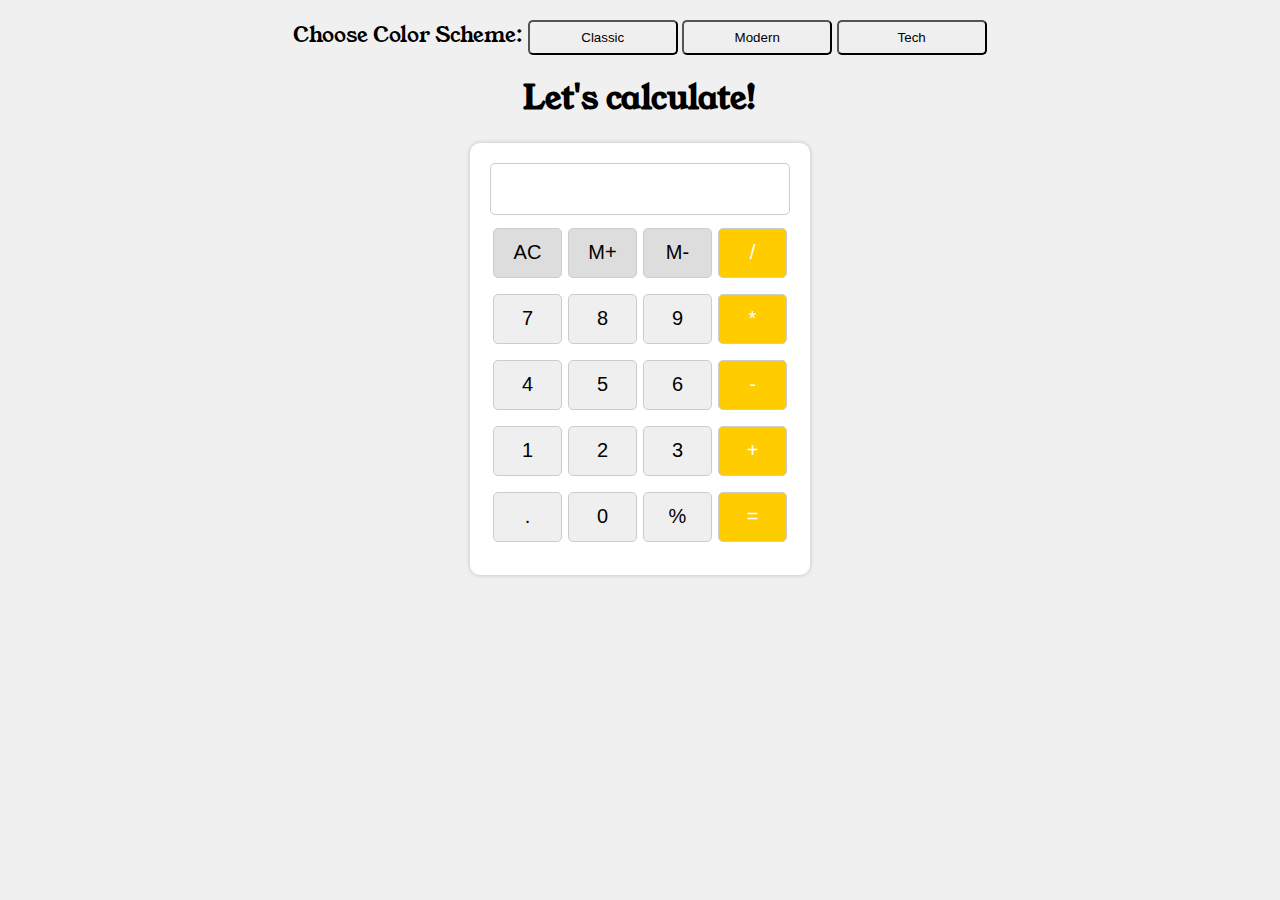
<file: Calculator/index.html>
<!DOCTYPE html>
<html>
  <head>
    <meta charset="utf-8" />
    <meta name="viewport" content="width=device-width" />
    <title>Calculator</title>
    <link href="style.css" rel="stylesheet" type="text/css" />
  </head>

  <body>
    <div class="color-picker">
      <label for="color-scheme">Choose Color Scheme:</label>
      <button class="color-btn" id="classic-btn">Classic</button>
      <button class="color-btn" id="modern-btn">Modern</button>
      <button class="color-btn" id="tech-btn">Tech</button>
    </div>

    <h1 class="text-center">Let's calculate!</h1>
    <div class="container flex flex-col items-center mx-auto m-w-20">
      <div class="row">
        <input class="input" type="text" />
      </div>
      <div class="row">
        <button class="button grey">AC</button>
        <button class="button grey">M+</button>
        <button class="button grey">M-</button>
        <button class="button yellow">/</button>
      </div>
      <div class="row">
        <button class="button one">7</button>
        <button class="button one">8</button>
        <button class="button one">9</button>
        <button class="button yellow">*</button>
      </div>
      <div class="row">
        <button class="button two">4</button>
        <button class="button two">5</button>
        <button class="button two">6</button>
        <button class="button yellow">-</button>
      </div>
      <div class="row">
        <button class="button three">1</button>
        <button class="button three">2</button>
        <button class="button three">3</button>
        <button class="button yellow">+</button>
      </div>
      <div class="row">
        <button class="button four">.</button>
        <button class="button four">0</button>
        <button class="button four">%</button>
        <button class="button yellow">=</button>
      </div>
    </div>

    <script src="script.js"></script>
  </body>
</html>
</file>
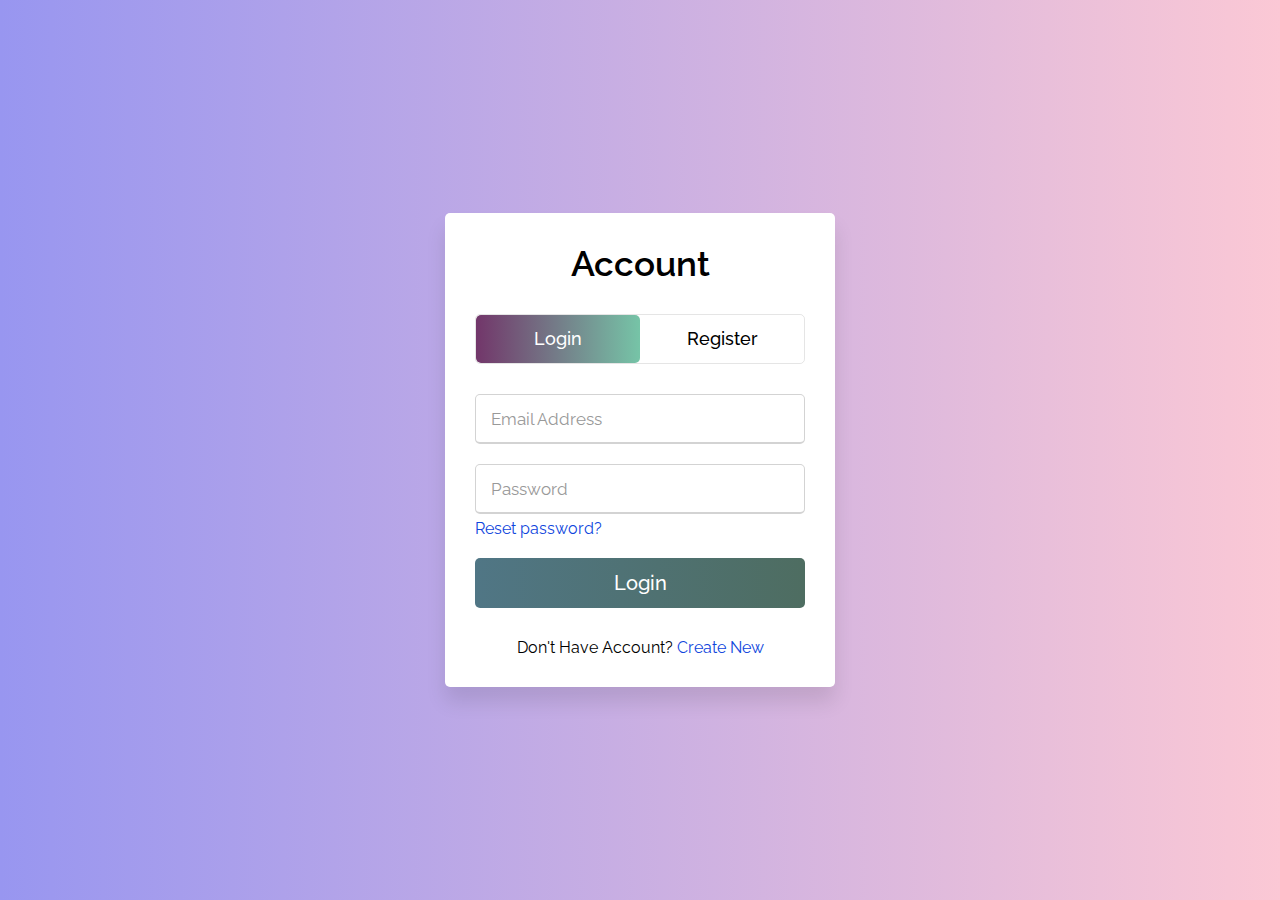
<file: Login Page/login.html>
<!DOCTYPE html>
<html lang="en" dir="ltr">
  <head>
    <meta charset="utf-8" />
    <title>Sign Up | Log In</title>
    <link rel="stylesheet" href="style.css" />
    <meta name="viewport" content="width=device-width, initial-scale=1.0" />
  </head>
  <body>
    <div class="wrapper">
      <div class="title-text">
        <div class="title login">Account</div>
        <div class="title signup">Account</div>
      </div>
      <div class="form-container">
        <div class="slide-controls">
          <input type="radio" name="slide" id="login" checked />
          <input type="radio" name="slide" id="signup" />
          <label for="login" class="slide login">Login</label>
          <label for="signup" class="slide signup">Register</label>
          <div class="slider-tab"></div>
        </div>
        <div class="form-inner">
          <form action="#" class="login">
            <div class="field">
              <input type="text" placeholder="Email Address" required />
            </div>
            <div class="field">
              <input type="password" placeholder="Password" required />
            </div>
            <div class="pass-link">
              <a href="#">Reset password?</a>
            </div>
            <div class="field btn">
              <div class="btn-layer"></div>
              <input type="submit" value="Login" />
            </div>
            <div class="signup-link">
              Don't Have Account? <a href="">Create New</a>
            </div>
          </form>
          <form action="#" class="signup">
            <div class="field">
              <input type="text" placeholder="Email Address" required />
            </div>
            <div class="field">
              <input type="password" placeholder="Password" required />
            </div>
            <div class="field">
              <input type="password" placeholder="Confirm Password" required />
            </div>
            <div class="field btn">
              <div class="btn-layer"></div>
              <input type="submit" value="SignUp" />
            </div>
          </form>
        </div>
      </div>
    </div>
    <script src="style.js"></script>
  </body>
</html>
</file>
<file: Calculator/style.css>
@import url('https://fonts.googleapis.com/css2?family=Young+Serif&display=swap');

body {
  font-family: Arial, sans-serif;
  background-color: #f0f0f0;
}

h1{
  text-align: center;
  font-family: 'Young Serif', serif;;
}
.color-picker {
  text-align: center;
  margin: 20px;
}

label{
  font-family: 'Young Serif', serif;
  font-size: 21px;
}

.color-btn{
  border-radius: 5px;
  width: 150px;
  height: 35px;
}


.container {
  background-color: #fff;
  border-radius: 10px;
  box-shadow: 0px 0px 5px rgba(0, 0, 0, 0.2);
  padding: 20px;
  max-width: 300px;
  margin: 0 auto;
}

.row {
  display: flex;
  justify-content: center;
  margin-bottom: 10px;
}

.input {
  width: 100%;
  height: 40px;
  font-size: 18px;
  text-align: right;
  border: 1px solid #ccc;
  border-radius: 5px;
  padding: 5px;
}

.button {
  margin: 3px;
  flex: 1;
  font-size: 20px;
  height: 50px;
  border: 1px solid #ccc;
  border-radius: 5px;
  cursor: pointer;
}

.grey {
  background-color: #ddd;
}

.yellow {
  background-color: #ffcc00;
  color: #fff;
}



.color-scheme-classic .button {
  background-color: #dedede;
  color: #000000;
}

.color-scheme-classic .yellow{
  background-color: #91867e;
}

.color-scheme-classic .grey{
  background-color: #bebebe;
}

.color-scheme-classic .container {
  background-color: #f5f5f5;
}

.color-scheme-classic .input{
  background-color: #dedede;
  color:  #000000;
}


/* Modern */
.color-scheme-modern .button {
  background-color: #dfe7f2;
  color: #4caf50;
}

.color-scheme-modern .yellow{
  background-color: #b9d452;
  color: #333333;
}

.color-scheme-modern .grey{
  background-color: #505b6a;
  color: white;
}

.color-scheme-modern .container {
  background-color: #e5eaf1;
}

.color-scheme-modern .input{
  background-color: #dfe7f2;
  color: #4caf50;
}

/* Tech */
.color-scheme-tech .button {
  background-color: #505b6a5e;
  color: white;
}

.color-scheme-tech .yellow{
  background-color: #300a6e;
  color: white;
}

.color-scheme-tech .grey{
  background-color: #c10a28;
  color: white;
}

.color-scheme-tech .container {
  background-color: #333333;
}

.color-scheme-tech .input{
  background-color: #505b6a5e;
}

/* Retro */

/* High Contrast */
.color-scheme-accessible .button {
  background-color: #c6c397;
  color: white;
}

.color-scheme-accessible .yellow{
  background-color: #bf3211;
  color: white;
}

.color-scheme-accessible .grey{
  background-color: #323312;
}

.color-scheme-accessible .one, 
.color-scheme-accessible .two, 
.color-scheme-accessible .three, 
.color-scheme-accessible .four{
  color: #000000;
}

.color-scheme-accessible .container {
  background-color: #c6c397;
  color: white;
}

.color-scheme-accessible .input{
  background-color: #c6c397;
  color: black;
}
</file>
<file: Login Page/style.css>
@import url('https://fonts.googleapis.com/css2?family=Raleway:wght@300&display=swap');

*{
  margin: 0;
  padding: 0;
  box-sizing: border-box;
  font-family: 'Raleway', sans-serif;
}
html,body{
  display: grid;
  height: 100%;
  width: 100%;
  place-items: center;
  background: -webkit-linear-gradient(left, #9896F0,#FBC8D5);
}
::selection{
  background: #12e8f0;
  color: #fff;
}
.wrapper{
  overflow: hidden;
  max-width: 390px;
  background: #fff;
  padding: 30px;
  border-radius: 5px;
  box-shadow: 0px 15px 20px rgba(0,0,0,0.1);
}
.wrapper .title-text{
  display: flex;
  width: 200%;
}
.wrapper .title{
  width: 50%;
  font-size: 35px;
  font-weight: 600;
  text-align: center;
  transition: all 0.6s cubic-bezier(0.68,-0.55,0.265,1.55);
}
.wrapper .slide-controls{
  position: relative;
  display: flex;
  height: 50px;
  width: 100%;
  overflow: hidden;
  margin: 30px 0 10px 0;
  justify-content: space-between;
  border: 1px solid rgba(0,0,0,0.1);
  border-radius: 5px;
}
.slide-controls .slide{
  height: 100%;
  width: 100%;
  color: #fff;
  font-size: 18px;
  font-weight: 500;
  text-align: center;
  line-height: 48px;
  cursor: pointer;
  z-index: 1;
  transition: all 0.6s ease;
}
.slide-controls label.signup{
  color: #000;
}
.slide-controls .slider-tab{
  position: absolute;
  height: 100%;
  width: 50%;
  left: 0;
  z-index: 0;
  border-radius: 5px;
  background: -webkit-linear-gradient(left, #72366a, #76c4a7);
  transition: all 0.6s cubic-bezier(0.68,-0.55,0.265,1.55);
}
input[type="radio"]{
  display: none;
}
#signup:checked ~ .slider-tab{
  left: 50%;
}
#signup:checked ~ label.signup{
  color: #fff;
  cursor: default;
  user-select: none;
}
#signup:checked ~ label.login{
  color: #000;
}
#login:checked ~ label.signup{
  color: #000;
}
#login:checked ~ label.login{
  cursor: default;
  user-select: none;
}
.wrapper .form-container{
  width: 100%;
  overflow: hidden;
}
.form-container .form-inner{
  display: flex;
  width: 200%;
}
.form-container .form-inner form{
  width: 50%;
  transition: all 0.6s cubic-bezier(0.68,-0.55,0.265,1.55);
  color:#000;
}
.form-inner form .field{
  height: 50px;
  width: 100%;
  margin-top: 20px;
}
.form-inner form .field input{
  height: 100%;
  width: 100%;
  outline: none;
  padding-left: 15px;
  border-radius: 5px;
  border: 1px solid lightgrey;
  border-bottom-width: 2px;
  font-size: 17px;
  transition: all 0.3s ease;
}
.form-inner form .field input:focus{
  border-color: #12e8f0;
}
.form-inner form .field input::placeholder{
  color: #999;
  transition: all 0.3s ease;
}
form .field input:focus::placeholder{
  color: #b3b3b3;
}
.form-inner form .pass-link{
  margin-top: 5px;
}
.form-inner form .signup-link{
  text-align: center;
  margin-top: 30px;
}
.form-inner form .pass-link a,
.form-inner form .signup-link a{
  color: #0e45dd;
  text-decoration: none;
}
.form-inner form .pass-link a:hover,
.form-inner form .signup-link a:hover{
  text-decoration: underline;
}
form .btn{
  height: 50px;
  width: 100%;
  border-radius: 5px;
  position: relative;
  overflow: hidden;
}
form .btn .btn-layer{
  height: 100%;
  width: 300%;
  position: absolute;
  left: -100%;
  background: -webkit-linear-gradient(right, #ab4fab, #4e6d61, #507685, #694370);
  border-radius: 5px;
  transition: all 0.4s ease;;
}
form .btn:hover .btn-layer{
  left: 0;
}
form .btn input[type="submit"]{
  height: 100%;
  width: 100%;
  z-index: 2;
  position: relative;
  background: none;
  border: none;
  color: #fff;
  padding-left: 0;
  border-radius: 10px;
  font-size: 20px;
  font-weight: 500;
  cursor: pointer;
}
</file>
